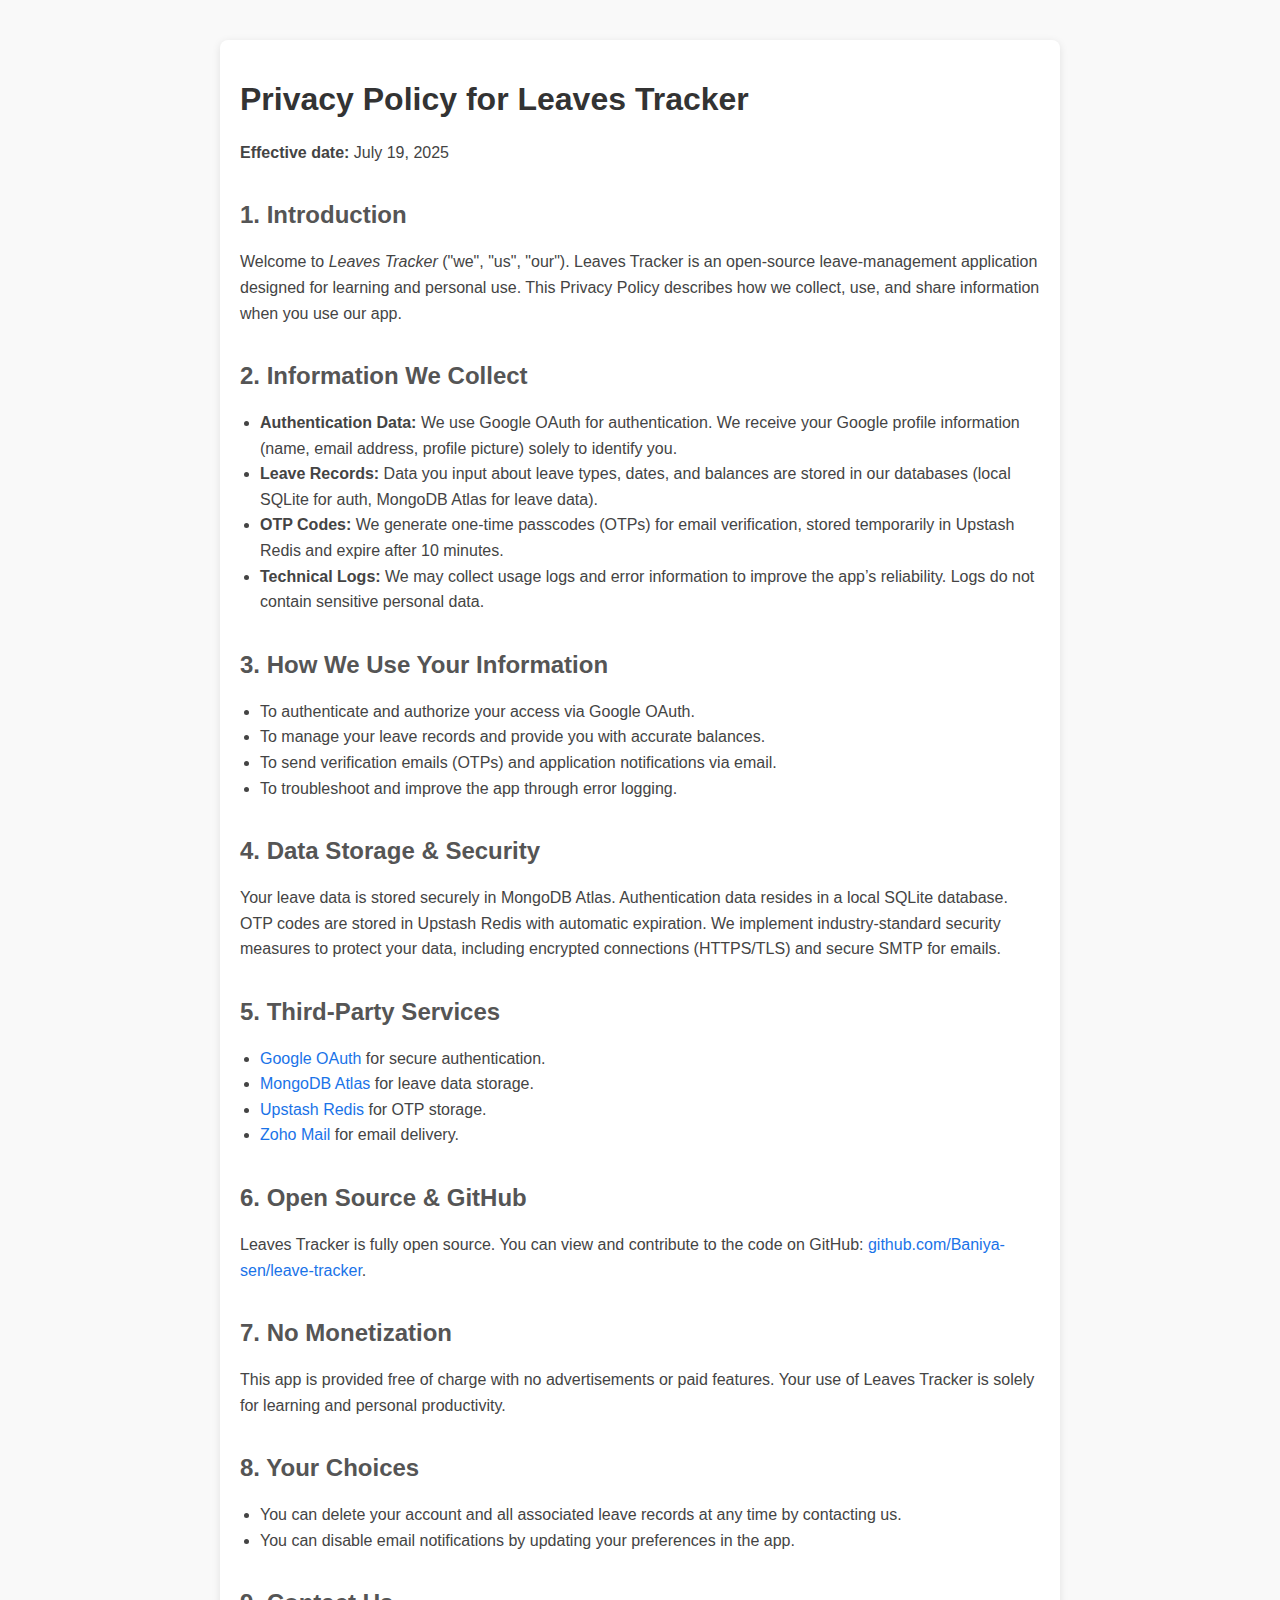
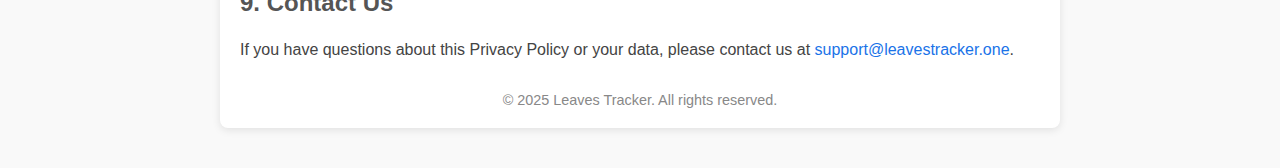
<file: templates/privacy.html>
<!DOCTYPE html>
<html lang="en">
<head>
  <meta charset="UTF-8">
  <meta name="viewport" content="width=device-width, initial-scale=1.0">
  <title>Privacy Policy – Leaves Tracker</title>
  <style>
    body { font-family: Arial, sans-serif; background-color: #f9f9f9; margin: 0; padding: 0; }
    .container { max-width: 800px; margin: 40px auto; background: #ffffff; padding: 20px; border-radius: 8px; box-shadow: 0 2px 8px rgba(0,0,0,0.1); }
    h1 { color: #333333; }
    h2 { color: #555555; margin-top: 1.5em; }
    p, li { color: #444444; line-height: 1.6; }
    a { color: #1a73e8; text-decoration: none; }
    a:hover { text-decoration: underline; }
    ul { padding-left: 20px; }
    footer { text-align: center; margin-top: 2em; font-size: 0.9em; color: #888888; }
  </style>
</head>
<body>
  <div class="container">
    <h1>Privacy Policy for Leaves Tracker</h1>
    <p><strong>Effective date:</strong> July 19, 2025</p>

    <h2>1. Introduction</h2>
    <p>Welcome to <em>Leaves Tracker</em> ("we", "us", "our"). Leaves Tracker is an open-source leave-management application designed for learning and personal use. This Privacy Policy describes how we collect, use, and share information when you use our app.</p>

    <h2>2. Information We Collect</h2>
    <ul>
      <li><strong>Authentication Data:</strong> We use Google OAuth for authentication. We receive your Google profile information (name, email address, profile picture) solely to identify you.</li>
      <li><strong>Leave Records:</strong> Data you input about leave types, dates, and balances are stored in our databases (local SQLite for auth, MongoDB Atlas for leave data).</li>
      <li><strong>OTP Codes:</strong> We generate one-time passcodes (OTPs) for email verification, stored temporarily in Upstash Redis and expire after 10 minutes.</li>
      <li><strong>Technical Logs:</strong> We may collect usage logs and error information to improve the app’s reliability. Logs do not contain sensitive personal data.</li>
    </ul>

    <h2>3. How We Use Your Information</h2>
    <ul>
      <li>To authenticate and authorize your access via Google OAuth.</li>
      <li>To manage your leave records and provide you with accurate balances.</li>
      <li>To send verification emails (OTPs) and application notifications via email.</li>
      <li>To troubleshoot and improve the app through error logging.</li>
    </ul>

    <h2>4. Data Storage & Security</h2>
    <p>Your leave data is stored securely in MongoDB Atlas. Authentication data resides in a local SQLite database. OTP codes are stored in Upstash Redis with automatic expiration. We implement industry-standard security measures to protect your data, including encrypted connections (HTTPS/TLS) and secure SMTP for emails.</p>

    <h2>5. Third-Party Services</h2>
    <ul>
      <li><a href="https://developers.google.com/terms">Google OAuth</a> for secure authentication.</li>
      <li><a href="https://www.mongodb.com/legal/privacy-policy">MongoDB Atlas</a> for leave data storage.</li>
      <li><a href="https://upstash.com/privacy">Upstash Redis</a> for OTP storage.</li>
      <li><a href="https://www.zoho.com/privacy.html">Zoho Mail</a> for email delivery.</li>
    </ul>

    <h2>6. Open Source & GitHub</h2>
    <p>Leaves Tracker is fully open source. You can view and contribute to the code on GitHub: <a href="https://github.com/Baniya-sen/leave-tracker" target="_blank">github.com/Baniya-sen/leave-tracker</a>.</p>

    <h2>7. No Monetization</h2>
    <p>This app is provided free of charge with no advertisements or paid features. Your use of Leaves Tracker is solely for learning and personal productivity.</p>

    <h2>8. Your Choices</h2>
    <ul>
      <li>You can delete your account and all associated leave records at any time by contacting us.</li>
      <li>You can disable email notifications by updating your preferences in the app.</li>
    </ul>

    <h2>9. Contact Us</h2>
    <p>If you have questions about this Privacy Policy or your data, please contact us at <a href="mailto:support@leavestracker.one">support@leavestracker.one</a>.</p>

    <footer>
      &copy; 2025 Leaves Tracker. All rights reserved.
    </footer>
  </div>
</body>
</html>
</file>
